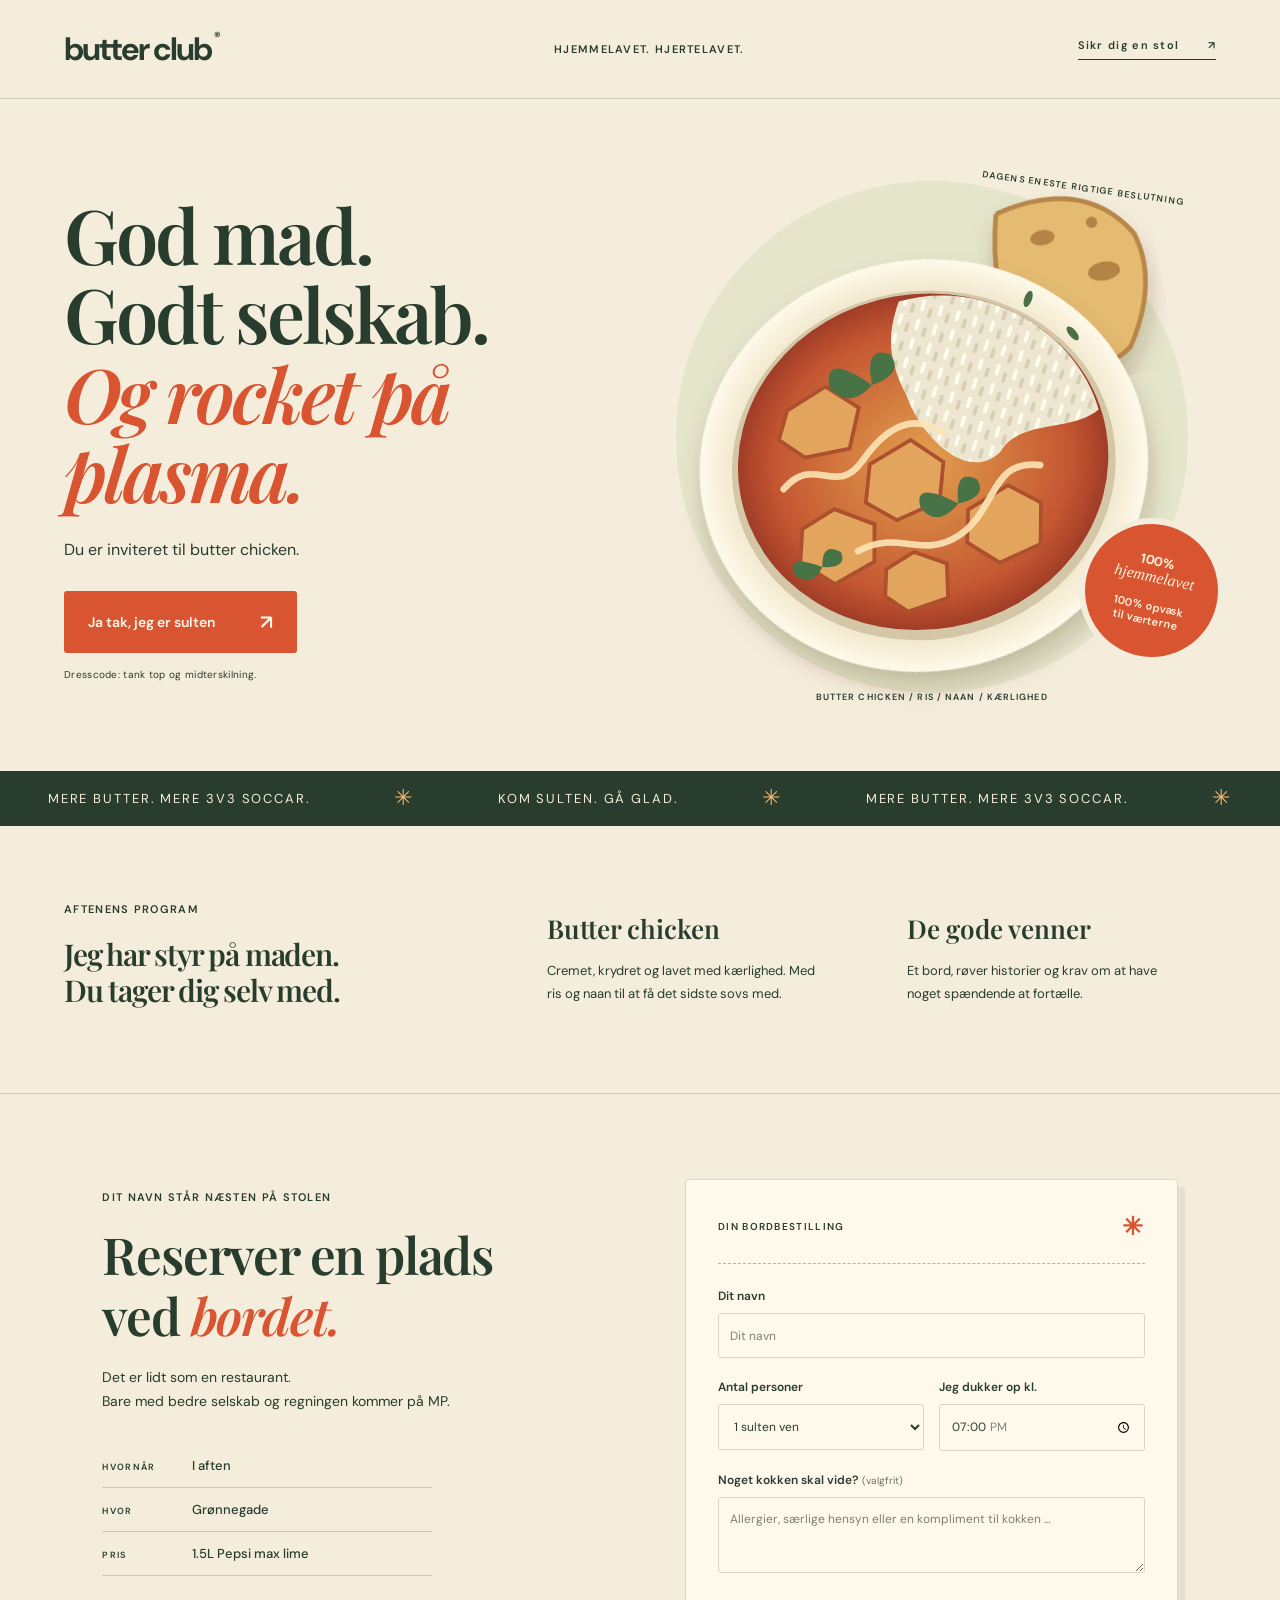
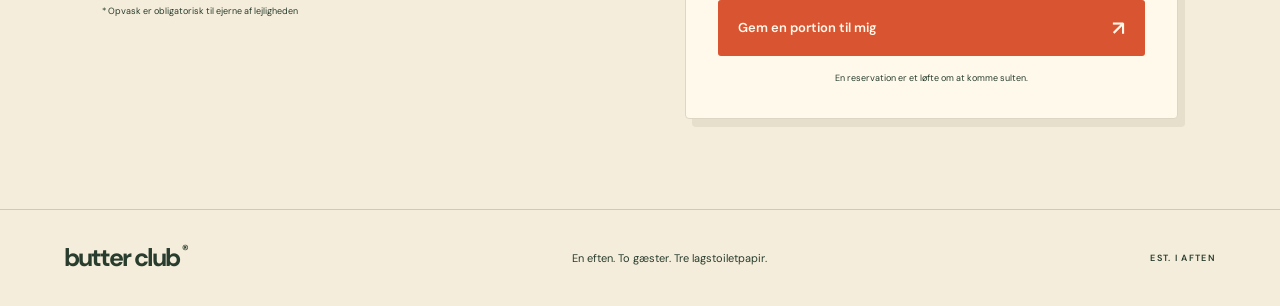
<file: index.html>
<!doctype html>
<html lang="da">
<head>
  <meta charset="utf-8">
  <meta name="viewport" content="width=device-width, initial-scale=1">
  <title>Åbner Butter Club …</title>
  <script>
    const local = ['localhost', '127.0.0.1', '[::1]'].includes(location.hostname);
    const destination = local
      ? new URL('http://' + location.hostname + ':8000/')
      : new URL('public/', location.href);
    destination.hash = location.hash;
    location.replace(destination.href);
  </script>
</head>
<body>
  <p>Åbner Butter Club …</p>
  <p><a href="http://127.0.0.1:8000/">Åbn den lokale hjemmeside</a></p>
  <noscript>Aktivér JavaScript, eller brug linket ovenfor.</noscript>
</body>
</html>
</file>
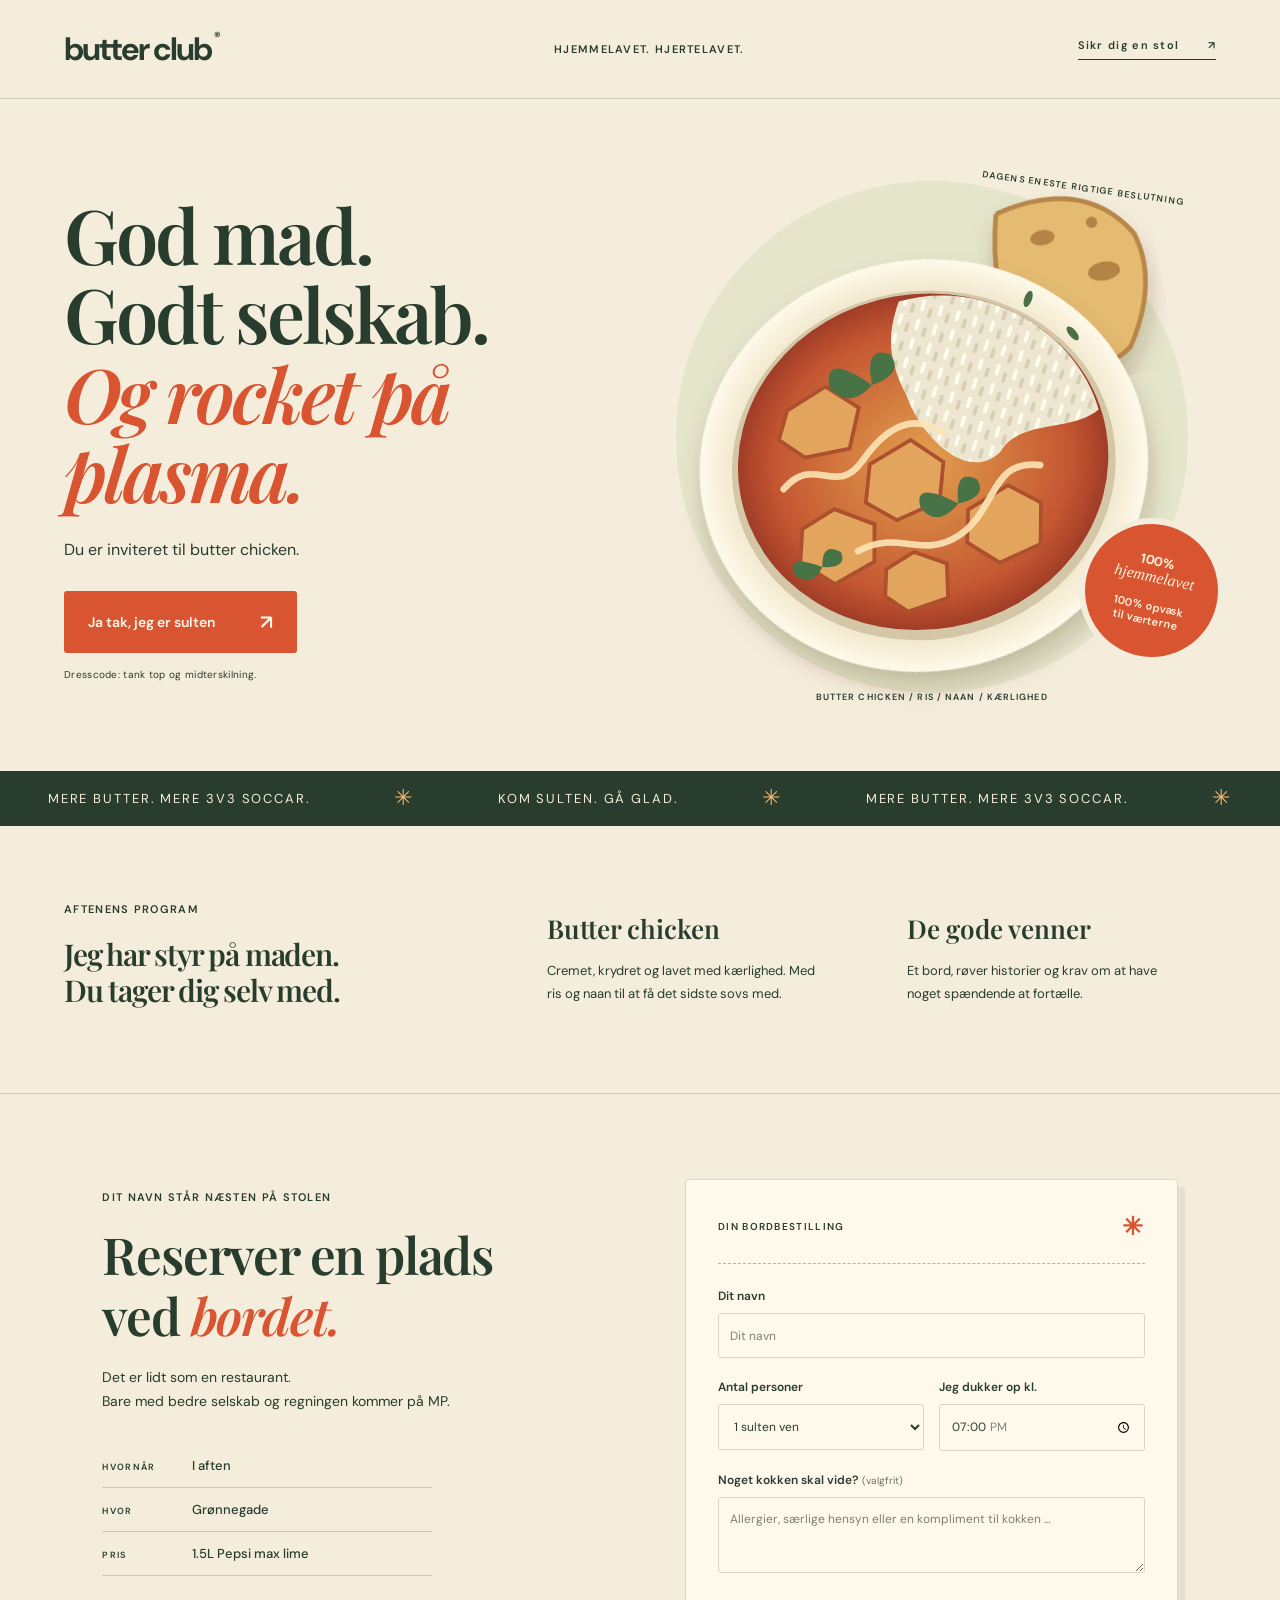
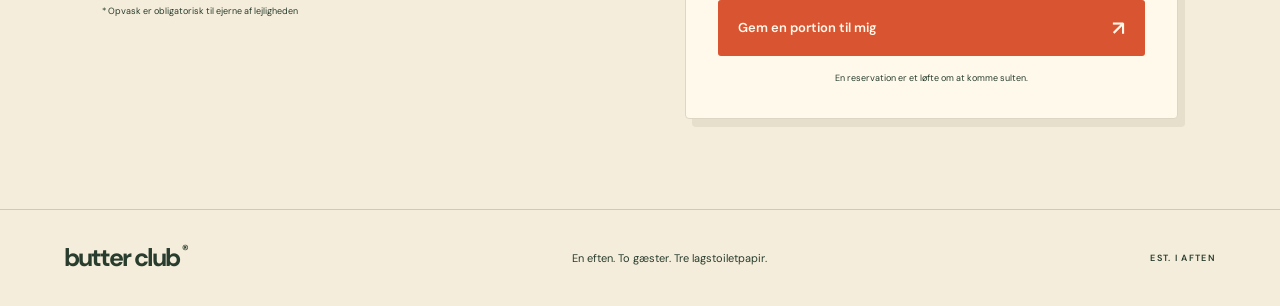
<file: public/index.html>
<!doctype html>
<html lang="da">
<head>
  <meta charset="utf-8"><meta name="viewport" content="width=device-width, initial-scale=1">
  <meta name="theme-color" content="#f5eddb">
  <meta name="description" content="En aften. Gode venner. Urimeligt meget butter chicken. Bestil din plads hos Butter Club.">
  <title>Butter Club — kom sulten.</title>
  <link rel="stylesheet" href="style.css">
  <script src="app.js" defer></script>
</head>
<body>
  <header class="nav"><a class="logo" href="#" aria-label="Butter Club forside">butter club<span>®</span></a><span class="nav-note">HJEMMELAVET. HJERTELAVET.</span><a class="nav-link" href="#booking">Sikr dig en stol <span>↗</span></a></header>
  <main>
    <section class="hero">
      <div class="hero-copy"><h1>God mad.<br>Godt selskab.<br><em>Og rocket på plasma.</em></h1><p class="intro">Du er inviteret til butter chicken.</p><a class="button" href="#booking">Ja tak, jeg er sulten <span>↗</span></a><p class="small-note">Dresscode: tank top og midterskilning.</p></div>
      <div class="food-scene" role="img" aria-label="Illustration af en skål butter chicken med ris, naan og friske krydderurter">
        <div class="scene-ring"></div><span class="scene-label">DAGENS ENESTE RIGTIGE BESLUTNING</span>
        <svg class="dish" viewBox="0 0 600 570" aria-hidden="true">
          <defs><radialGradient id="sauce"><stop stop-color="#e9a044"/><stop offset=".8" stop-color="#ce542b"/><stop offset="1" stop-color="#a93b22"/></radialGradient><radialGradient id="plate"><stop stop-color="#fcf4dc"/><stop offset=".78" stop-color="#eee1bf"/><stop offset="1" stop-color="#fff9e8"/></radialGradient><filter id="shadow"><feDropShadow dx="0" dy="16" stdDeviation="12" flood-color="#542b14" flood-opacity=".22"/></filter><pattern id="rice" width="19" height="21" patternUnits="userSpaceOnUse" patternTransform="rotate(27)"><rect width="19" height="21" fill="#eee6ce"/><rect x="3" y="2" width="4" height="13" rx="2" fill="#fffbed"/><rect x="12" y="9" width="4" height="11" rx="2" fill="#d9ceb0"/></pattern></defs>
          <g filter="url(#shadow)"><path d="M407 65 Q504 41 547 110 Q564 164 523 227 Q489 256 428 215 Q379 174 407 65" fill="#e9bb69" stroke="#bd8540" stroke-width="5"/><g fill="#a86b30" opacity=".7"><ellipse cx="451" cy="98" rx="13" ry="8"/><ellipse cx="509" cy="144" rx="17" ry="10"/><ellipse cx="461" cy="183" rx="10" ry="8"/><circle cx="505" cy="91" r="6"/></g></g>
          <ellipse cx="286" cy="313" rx="237" ry="217" fill="url(#plate)" filter="url(#shadow)"/><ellipse cx="286" cy="313" rx="203" ry="184" fill="#d4c7a5"/><ellipse cx="286" cy="309" rx="196" ry="177" fill="url(#sauce)"/>
          <path d="M290 138 C385 128 469 202 478 287 C445 306 394 282 368 313 C327 340 288 281 281 238 C269 198 270 174 290 138" fill="url(#rice)"/>
          <g fill="#e9a354" stroke="#b44e28" stroke-width="4"><path d="m154 231 44-18 31 28-17 41-48 1-24-23z"/><path d="m230 302 47-18 30 29-11 40-48 12-29-24z"/><path d="m148 357 37-15 39 23-7 39-45 16-32-29z"/><path d="m324 367 46-18 31 24-8 43-46 12-30-27z"/><path d="m228 414 32-13 32 18-5 36-44 7-21-20z"/></g>
          <path d="M136 312 C174 280 189 331 223 297 S286 258 311 282 M202 390 C248 374 266 411 310 392 S356 318 407 334" fill="none" stroke="#ffe5b0" stroke-width="7" stroke-linecap="round" opacity=".9"/>
          <g fill="#447444"><path d="M247 220q-45-45-45-5 17 27 45 5q-1-43 24-29 13 23-24 29"/><path d="M315 359q-44-34-40-2 14 24 40 2 2-38 24-22 8 20-24 22"/><path d="M162 400q-37-22-30 4 17 15 30-4 4-27 22-12 4 18-22 12"/></g>
          <g fill="#497045"><ellipse cx="425" cy="159" rx="4" ry="9" transform="rotate(30 425 159)"/><ellipse cx="465" cy="203" rx="4" ry="9" transform="rotate(-30 465 203)"/></g>
        </svg>
        <div class="dish-stamp">100%<br><span>hjemmelavet</span><br><span class="stamp-dishes">100% opvask<br>til værterne</span></div><span class="scene-caption">BUTTER CHICKEN / RIS / NAAN / KÆRLIGHED</span>
      </div>
    </section>
    <div class="ticker" aria-hidden="true"><span>MERE BUTTER. MERE 3V3 SOCCAR.</span><span>✳</span><span>KOM SULTEN. GÅ GLAD.</span><span>✳</span><span>MERE BUTTER. MERE 3V3 SOCCAR.</span><span>✳</span></div>
    <section class="evening" id="menu"><div><p class="eyebrow">AFTENENS PROGRAM</p><h2>Jeg har styr på maden.<br>Du tager dig selv med.</h2></div><div class="menu-item"><h3>Butter chicken</h3><p>Cremet, krydret og lavet med kærlighed. Med ris og naan til at få det sidste sovs med.</p></div><div class="menu-item"><h3>De gode venner</h3><p>Et bord, røver historier og krav om at have noget spændende at fortælle.</p></div></section>
    <section class="booking-section" id="booking"><div class="booking-copy"><p class="eyebrow">DIT NAVN STÅR NÆSTEN PÅ STOLEN</p><h2>Reserver en plads<br>ved <em>bordet.</em></h2><p>Det er lidt som en restaurant.<br>Bare med bedre selskab og regningen kommer på MP.</p><div class="event-details"><div><span>HVORNÅR</span><strong id="event-date">I aften</strong></div><div><span>HVOR</span><strong>Grønnegade</strong></div><div><span>PRIS</span><strong>1.5L Pepsi max lime</strong></div></div><p class="fine-print">* Opvask er obligatorisk til ejerne af lejligheden</p></div>
      <div class="booking-card"><div class="card-top"><span>DIN BORDBESTILLING</span><span>✳</span></div><form id="reservation-form"><label for="name">Dit navn</label><input id="name" name="name" placeholder="Dit navn" maxlength="70" autocomplete="name" required><div class="form-row"><div><label for="guests">Antal personer</label><select id="guests" name="guests"><option value="1">1 sulten ven</option><option value="2">2 sultne venner</option><option value="3">3 sultne venner</option><option value="4">4 sultne venner</option><option value="5">5 sultne venner</option><option value="6">6 sultne venner</option></select></div><div><label for="time">Jeg dukker op kl.</label><input id="time" name="time" type="time" value="19:00" min="16:00" max="23:30" required></div></div><label for="note">Noget kokken skal vide? <span class="optional">(valgfrit)</span></label><textarea id="note" name="note" rows="3" maxlength="500" placeholder="Allergier, særlige hensyn eller en kompliment til kokken …"></textarea><button class="button submit" type="submit">Gem en portion til mig <span>↗</span></button><p class="form-note">En reservation er et løfte om at komme sulten.</p><p id="form-error" class="error" role="alert"></p></form><div id="confirmation" hidden role="status" tabindex="-1"><span class="success-icon">✓</span><p class="eyebrow">DU ER PÅ LISTEN</p><h3>Maden venter på dig.</h3><p id="confirmation-text"></p><p class="ticket-label">AFTENENS MENU</p><p>Butter chicken · ris · naan</p><button class="text-button" id="another" type="button">Tilmeld en ven mere ↗</button></div></div>
    </section>
  </main><footer><a class="logo" href="#">butter club<span>®</span></a><p>En eften. To gæster. Tre lagstoiletpapir.</p><span>EST. I AFTEN</span></footer>
</body></html>
</file>
<file: public/style.css>
@import url('https://fonts.googleapis.com/css2?family=DM+Sans:wght@400;500;600;700&family=Playfair+Display:ital,wght@0,600;0,700;1,600;1,700&display=swap');
:root{--cream:#f5eddb;--ink:#283d2d;--orange:#d95431;--line:#cccbb5}*{box-sizing:border-box}html{scroll-behavior:smooth;scroll-padding-top:24px}body{margin:0;background:var(--cream);color:var(--ink);font-family:'DM Sans',Arial,sans-serif}a{color:inherit;text-decoration:none}button,input,select,textarea{font:inherit}button,a,input,select,textarea{touch-action:manipulation}a:focus-visible,button:focus-visible{outline:3px solid var(--orange);outline-offset:5px}.nav{max-width:1400px;margin:auto;padding:28px 5%;display:flex;align-items:center;justify-content:space-between;border-bottom:1px solid var(--line)}.logo{font-size:32px;font-weight:700;letter-spacing:-2px;white-space:nowrap}.logo span{font-size:13px;vertical-align:top;letter-spacing:0;margin-left:3px}.nav-note,.nav-link,.eyebrow,.small-note,.scene-caption,.scene-label,.item-number,.card-top,.form-note,.event-details span,.fine-print,footer>span,.ticket-label{font-size:11px;letter-spacing:1.3px;font-weight:600}.nav-link{border-bottom:1px solid;padding-bottom:7px}.nav-link span{margin-left:24px}.hero{max-width:1400px;margin:auto;display:grid;grid-template-columns:1fr 1fr;padding:68px 5% 64px;gap:15px;overflow:hidden}.eyebrow{display:flex;gap:8px;align-items:center}.dot{background:var(--orange);height:7px;width:7px;border-radius:50%}h1,h2,h3{font-family:'Playfair Display',Georgia,serif;font-weight:600}h1{font-size:clamp(53px,5.9vw,87px);line-height:1.05;letter-spacing:-3px;margin:27px 0 25px}em{color:var(--orange);font-weight:600}.intro{font-size:16px;line-height:1.7;max-width:345px;margin-bottom:28px}.button{background:var(--orange);color:#fff9ec;display:inline-flex;align-items:center;justify-content:space-between;gap:45px;padding:18px 24px;border:0;border-radius:3px;font-size:14px;font-weight:600;cursor:pointer;transition:background .2s,transform .2s}.button:hover{background:#b94124;transform:translateY(-2px)}.button span{font-size:20px}.small-note{font-size:10px;letter-spacing:.3px;margin-top:15px;font-weight:400}.food-scene{position:relative;align-self:center;min-height:500px;display:flex;align-items:center;justify-content:center}.scene-ring{position:absolute;width:90%;aspect-ratio:1;border-radius:50%;background:#e4e5cb}.dish{position:relative;width:110%;max-width:620px;transform:rotate(-10deg);filter:saturate(.9)}.scene-label{position:absolute;top:15px;z-index:1;transform:rotate(8deg);font-size:9px;right:30px}.dish-stamp{background:var(--orange);color:#fff3dc;width:133px;height:133px;border-radius:50%;position:absolute;right:-2px;bottom:50px;display:flex;flex-direction:column;align-items:center;justify-content:center;line-height:1.1;transform:rotate(12deg);font-size:17px;font-weight:700;box-shadow:0 0 0 6px var(--cream)}.dish-stamp span{font-family:Georgia,serif;font-style:italic;font-weight:400;font-size:16px}.dish-stamp{font-size:13px}.scene-caption{position:absolute;bottom:4px;letter-spacing:1.1px;font-size:9px}.ticker{display:flex;justify-content:space-around;gap:36px;background:var(--ink);color:var(--cream);padding:19px 24px;white-space:nowrap;overflow:hidden;font-size:13px;letter-spacing:1.9px}.ticker span:nth-child(even){font-size:22px;line-height:16px;color:#f2b76f}.evening{max-width:1400px;margin:auto;padding:65px 5%;display:grid;grid-template-columns:1.4fr 1fr 1fr;gap:50px;border-bottom:1px solid var(--line)}h2{font-size:36px;letter-spacing:-1.2px;line-height:1.2;margin:20px 0}.evening h2{font-size:30px}.item-number{font-size:9px;color:#65705f}.menu-item h3{font-size:26px;margin:20px 0 12px}.menu-item p{font-size:13px;line-height:1.8;max-width:275px}.booking-section{max-width:1400px;margin:auto;padding:85px 8% 90px;display:grid;grid-template-columns:1fr 1fr;gap:90px;align-items:start}.booking-copy h2{font-size:51px}.booking-copy>p:not(.eyebrow):not(.fine-print){line-height:1.7;font-size:14px}.event-details{margin-top:30px}.event-details div{display:flex;align-items:baseline;gap:25px;padding:13px 0;border-bottom:1px solid var(--line);max-width:330px}.event-details span{width:65px;font-size:9px}.event-details strong{font-size:13px;font-weight:500}.fine-print{font-size:9px;letter-spacing:0;line-height:1.6;max-width:280px;margin-top:28px;font-weight:400}.booking-card{background:#fff9ec;padding:30px 32px 25px;border:1px solid #ddd6c4;box-shadow:7px 8px 0 #e6dfcb;border-radius:4px}.card-top{display:flex;justify-content:space-between;align-items:center;padding-bottom:20px;margin-bottom:24px;border-bottom:1px dashed #b5b6a1;font-size:10px}.card-top span:last-child{font-size:25px;color:var(--orange)}label{display:block;font-size:12px;font-weight:600;margin:0 0 9px}input,select,textarea{width:100%;border:1px solid #d9d5c6;background:transparent;border-radius:3px;padding:13px 11px;color:var(--ink);font-size:12px;min-height:45px}input:focus,select:focus,textarea:focus{outline:2px solid #7d8c6d;outline-offset:2px}input::placeholder,textarea::placeholder{color:#7c8074}textarea{resize:vertical}.form-row{display:grid;grid-template-columns:1fr 1fr;gap:15px;margin:21px 0}.optional{font-weight:400;color:#697261;font-size:10px}.submit{width:100%;margin-top:22px;font-size:13px;padding:15px 20px}.submit:disabled{opacity:.6;cursor:wait}.form-note{font-size:9px;letter-spacing:0;text-align:center;font-weight:400;margin-top:16px}.error{color:#a62e22;font-size:12px;line-height:1.6}.error:empty{display:none}footer{display:flex;justify-content:space-between;align-items:center;padding:30px 5%;border-top:1px solid var(--line);max-width:1400px;margin:auto}footer .logo{font-size:25px}footer p{font-size:11px}footer>span{font-size:9px}#confirmation{text-align:center;padding:15px 0 28px}#confirmation .eyebrow{justify-content:center;margin-top:24px}#confirmation h3{font-size:34px}#confirmation p{font-size:13px;line-height:1.8}#confirmation .ticket-label{font-size:9px;margin-top:28px}.success-icon{display:inline-grid;place-items:center;background:#e4e7cf;border-radius:50%;width:55px;height:55px;font-size:28px}.text-button{border:0;background:transparent;color:var(--orange);font-size:12px;text-decoration:underline;cursor:pointer;margin-top:20px}#booking{scroll-margin-top:20px}@media(min-width:1500px){.hero{padding-top:85px;padding-bottom:85px}}@media(max-width:900px){.nav-note{display:none}.hero{padding-top:40px}.food-scene{min-height:390px}.dish-stamp{width:105px;height:105px;font-size:10px;bottom:30px}.dish-stamp span{font-size:13px}.scene-label{font-size:7px;top:0}h1{font-size:59px}.booking-section{gap:35px;padding:65px 5%}.booking-copy h2{font-size:43px}.booking-card{padding:25px 22px}.evening{gap:25px}.evening h2{font-size:25px}}@media(max-width:620px){.nav{padding:20px 6%}.logo{font-size:27px}.nav-link{font-size:10px}.nav-link span{margin-left:10px}.hero{grid-template-columns:1fr;padding:35px 6% 25px;gap:8px}.hero-copy{z-index:1}h1{font-size:clamp(51px,12vw,72px);letter-spacing:-2px}.intro{max-width:320px;font-size:15px}.food-scene{min-height:360px;max-width:440px;width:100%;margin:auto}.dish{width:100%;max-height:430px}.scene-ring{width:85%}.scene-label{top:12px;right:5px}.dish-stamp{right:5px;bottom:30px}.scene-caption{bottom:0;font-size:8px}.ticker{justify-content:flex-start;font-size:10px;gap:25px;padding:17px}.evening{grid-template-columns:1fr 1fr;padding:38px 6%;gap:25px}.evening>div:first-child{grid-column:1/-1}.evening h2{font-size:30px}.menu-item h3{font-size:23px}.menu-item p{font-size:12px}.item-number{font-size:8px}.booking-section{grid-template-columns:1fr;padding:44px 6% 55px;gap:30px}.booking-copy h2{font-size:44px}.event-details div{max-width:100%}.fine-print{max-width:100%;margin-bottom:0}.booking-card{padding:24px}.eyebrow{font-size:9px}footer{padding:25px 6%;flex-wrap:wrap;gap:10px}footer p{order:3;width:100%;margin:0}footer>span{font-size:8px}}@media(prefers-reduced-motion:reduce){html{scroll-behavior:auto}.button{transition:none}}

.dish-stamp .stamp-dishes{font-family:inherit;font-style:normal;font-weight:600;font-size:11px;line-height:1.25;text-align:center;max-width:90%;flex-shrink:0}@media(max-width:900px){.dish-stamp .stamp-dishes{font-size:9px}}

#confirmation:not([hidden]){animation:confirmation-in .45s ease-out both}
#confirmation:not([hidden]) .success-icon{animation:success-pop .6s cubic-bezier(.2,.8,.3,1.3) both}
@keyframes confirmation-in{from{opacity:0;transform:translateY(14px)}to{opacity:1;transform:translateY(0)}}
@keyframes success-pop{0%{opacity:0;transform:scale(.3) rotate(-25deg)}65%{opacity:1;transform:scale(1.15) rotate(5deg)}100%{opacity:1;transform:scale(1) rotate(0)}}
@media(prefers-reduced-motion:reduce){#confirmation:not([hidden]),#confirmation:not([hidden]) .success-icon{animation:none}}
</file>
